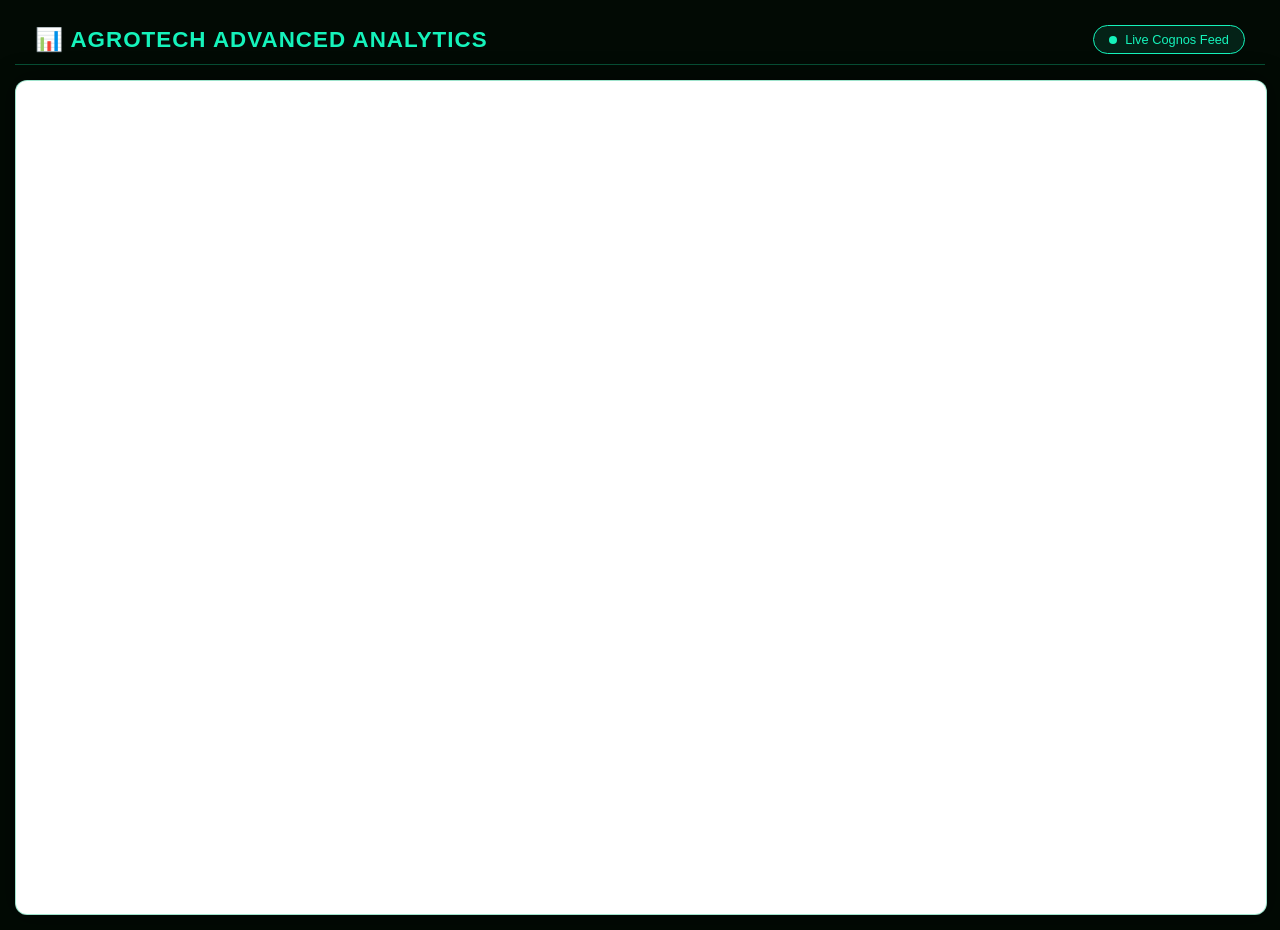
<file: analytics.html>
<!DOCTYPE html>
<html lang="en">
<head>
    <meta charset="UTF-8">
    <meta name="viewport" content="width=device-width, initial-scale=1.0">
    <title>AGROTECH - Cognos Analytics</title>
    <style>
        :root {
            --emerald: #15f3bb;
            --glass: rgba(6, 22, 9, 0.95);
            --card-border: rgba(16, 185, 129, 0.4);
            --text-light: #ecfdf5;
        }

        body {
            background: #020a04;
            color: var(--text-light);
            font-family: 'Segoe UI', sans-serif;
            margin: 0;
            padding: 15px;
            height: 100vh;
            display: flex;
            flex-direction: column;
            overflow: hidden; /* Scroll illama iruka */
        }

        .header-section { 
            display: flex;
            justify-content: space-between;
            align-items: center;
            padding: 10px 20px;
            margin-bottom: 15px;
            border-bottom: 1px solid var(--card-border);
        }

        .header-section h2 { 
            color: var(--emerald); 
            text-transform: uppercase; 
            margin: 0;
            font-size: 1.4rem;
            letter-spacing: 1px;
        }

        .live-indicator {
            background: rgba(21, 243, 187, 0.1);
            color: var(--emerald);
            padding: 6px 15px;
            border-radius: 20px;
            font-size: 0.8rem;
            border: 1px solid var(--emerald);
            display: flex;
            align-items: center;
            gap: 8px;
        }

        .dot {
            width: 8px;
            height: 8px;
            background: var(--emerald);
            border-radius: 50%;
            animation: blink 1.5s infinite;
        }

        @keyframes blink {
            0% { opacity: 1; }
            50% { opacity: 0.3; }
            100% { opacity: 1; }
        }

        /* Dashboard Container */
        .dashboard-container {
            flex-grow: 1;
            width: 100%;
            background: #fff; /* Cognos default background */
            border-radius: 12px;
            border: 1px solid var(--card-border);
            overflow: hidden;
            box-shadow: 0 0 25px rgba(0,0,0,0.5);
        }

        iframe {
            width: 100%;
            height: 100%;
            border: none;
        }
    </style>
</head>
<body>
    <div class="header-section" style="position: relative; z-index: 10;">
        <h2>📊 AGROTECH ADVANCED ANALYTICS</h2>
        <div class="live-indicator">
            <div class="dot"></div>
            Live Cognos Feed
        </div>
    </div>

    <div class="dashboard-container" style="position: relative; z-index: 10;">
        <iframe 
            src="https://us3.ca.analytics.ibm.com/bi/?perspective=dashboard&amp;pathRef=.my_folders%2FNew%2Bdashboard%2B5&amp;closeWindowOnLastView=true&amp;ui_appbar=false&amp;ui_navbar=false&amp;shareMode=embedded&amp;action=view&amp;mode=dashboard&amp;subView=model0000019d9c3484ab_00000002&amp;nav_filter=true" 
            width="320" 
            height="200" 
            frameborder="0" 
            gesture="media" 
            allow="encrypted-media">
        </iframe>
    </div>

    <script>
    </script>
</file>
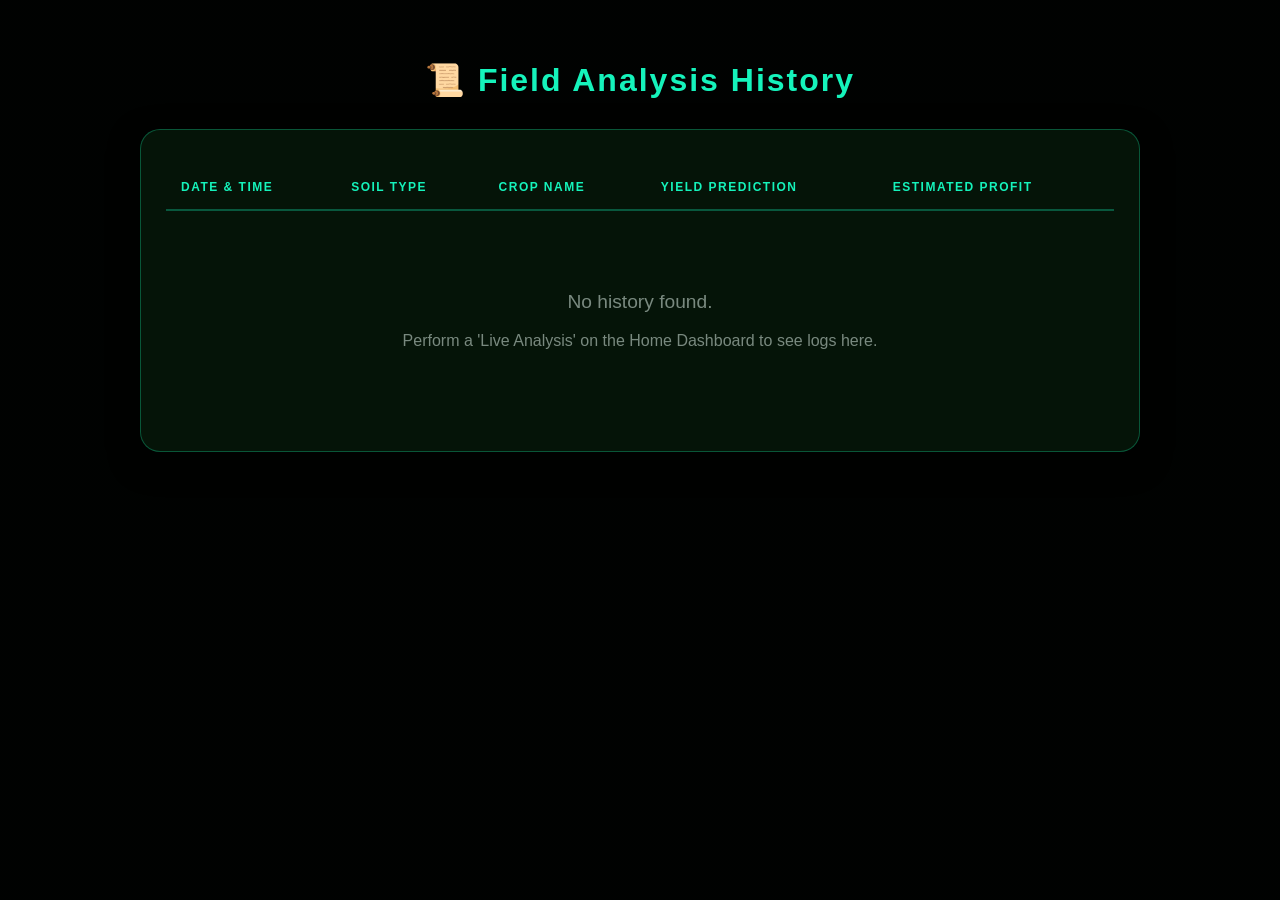
<file: history.html>
<!DOCTYPE html>
<html lang="en">
<head>
    <meta charset="UTF-8">
    <meta name="viewport" content="width=device-width, initial-scale=1.0">
    <title>AGROTECH - History Log</title>
    <style>
        :root {
            --emerald: #15f3bb;
            --glass: rgba(6, 22, 9, 0.95);
        }

        body {
            background: #020a04;
            color: #ecfdf5;
            font-family: 'Segoe UI', Tahoma, Geneva, Verdana, sans-serif;
            padding: 40px;
            margin: 0;
            background-image: linear-gradient(rgba(0,0,0,0.8), rgba(0,0,0,0.8)), url('https://images.unsplash.com/photo-1464226184884-fa280b87c399?q=80&w=2070');
            background-size: cover;
            background-attachment: fixed;
        }

        .glass-panel {
            background: var(--glass);
            border: 1px solid rgba(16, 185, 129, 0.4);
            padding: 25px;
            border-radius: 20px;
            box-shadow: 0 10px 30px rgba(0, 0, 0, 0.5);
            max-width: 1000px;
            margin: 0 auto;
            backdrop-filter: blur(10px);
        }

        h1 {
            text-align: center;
            color: var(--emerald);
            letter-spacing: 2px;
            margin-bottom: 30px;
        }

        table {
            width: 100%;
            border-collapse: collapse;
            margin-top: 10px;
        }

        th {
            color: var(--emerald);
            text-transform: uppercase;
            font-size: 0.75rem;
            letter-spacing: 1.5px;
            padding: 15px;
            border-bottom: 2px solid rgba(21, 243, 187, 0.3);
            text-align: left;
        }

        td {
            padding: 15px;
            border-bottom: 1px solid rgba(255, 255, 255, 0.1);
            font-size: 0.9rem;
        }

        tr:hover {
            background: rgba(21, 243, 187, 0.05);
        }

        .profit-text { color: #f3c615; font-weight: bold; font-family: monospace; font-size: 1rem; }
        .soil-text { color: var(--emerald); font-weight: 500; }
        .time-text { opacity: 0.6; font-size: 0.8rem; }

        .clear-btn {
            background: rgba(255, 77, 77, 0.1);
            border: 1px solid #ff4d4d;
            color: #ff4d4d;
            padding: 10px 20px;
            border-radius: 8px;
            cursor: pointer;
            font-weight: bold;
            transition: 0.3s;
            display: block;
            margin: 20px auto 0;
        }

        .clear-btn:hover {
            background: #ff4d4d;
            color: white;
        }
    </style>
</head>
<body>

    <div style="max-width: 1000px; margin: 0 auto;">
        <h1>📜 Field Analysis History</h1>

        <div class="glass-panel">
            <table>
                <thead>
                    <tr>
                        <th>Date & Time</th>
                        <th>Soil Type</th>
                        <th>Crop Name</th>
                        <th>Yield Prediction</th>
                        <th>Estimated Profit</th>
                    </tr>
                </thead>
                <tbody id="logTable">
                    </tbody>
            </table>
            
            <div id="noData" style="display:none; text-align:center; padding: 60px; opacity: 0.5;">
                <p style="font-size: 1.2rem;">No history found.</p>
                <p>Perform a 'Live Analysis' on the Home Dashboard to see logs here.</p>
            </div>
            
            <button id="clearBtn" class="clear-btn" onclick="clearLogs()">
                🗑️ Clear All History
            </button>
        </div>
    </div>

    <script>
        function loadLogs() {
            const logs = JSON.parse(localStorage.getItem('agro_logs') || '[]');
            const tableBody = document.getElementById('logTable');
            const noData = document.getElementById('noData');
            const clearBtn = document.getElementById('clearBtn');

            if (logs.length === 0) {
                noData.style.display = 'block';
                tableBody.innerHTML = '';
                clearBtn.style.display = 'none';
                return;
            }

            noData.style.display = 'none';
            clearBtn.style.display = 'block';
            
            tableBody.innerHTML = logs.map(l => `
                <tr>
                    <td class="time-text">${l.time}</td>
                    <td class="soil-text">${l.soil}</td>
                    <td><b>${l.crop}</b></td>
                    <td>${l.yield || '0'} kg</td>
                    <td class="profit-text">₹${l.profit || '0'}</td>
                </tr>
            `).join('');
        }

        function clearLogs() {
            if(confirm("Are you sure you want to delete all analysis history? This cannot be undone.")) {
                localStorage.removeItem('agro_logs');
                loadLogs();
            }
        }

        // Page refresh/load aagum pothu data-vai kaata
        window.onload = loadLogs;
    </script>
</body>
</html>
</file>
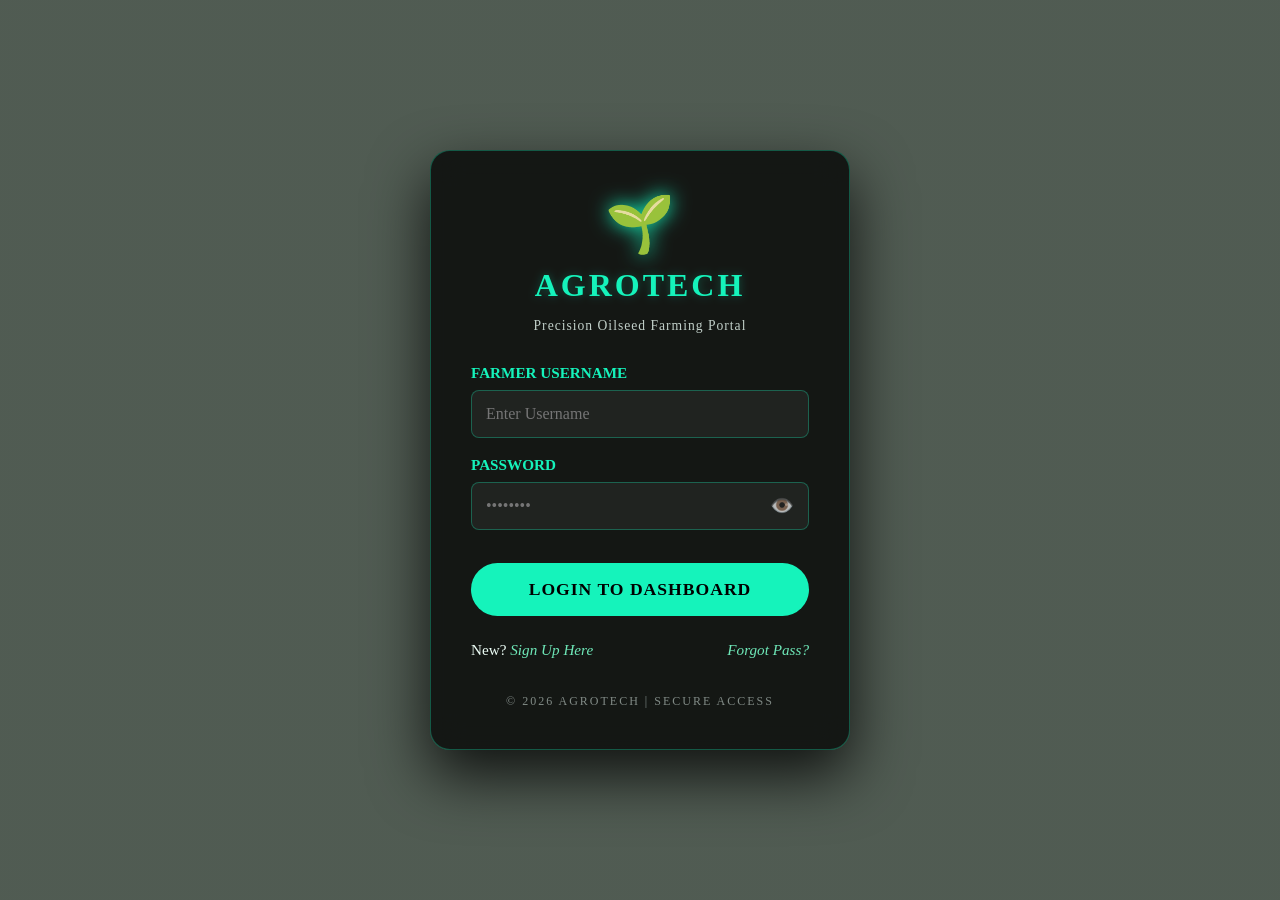
<file: login.html>
<!DOCTYPE html>
<html lang="en">
<head>
    <meta charset="UTF-8">
    <meta name="viewport" content="width=device-width, initial-scale=1.0">
    <title>AGROTECH - Secure Access</title>
    <style>
        :root {
            --bg-dark: #061609;
            --emerald-accent: #15f3bb;
            --text-light: #ecfdf5;
            --glass: rgba(0, 0, 0, 0.75);
            --card-border: rgba(21, 243, 187, 0.3);
        }

        * { box-sizing: border-box; font-family: 'Times New Roman', Times, serif; }
        
        body { 
            margin: 0; 
            height: 100vh; 
            display: flex; 
            align-items: center; 
            justify-content: center; 
            background: linear-gradient(rgba(6, 22, 9, 0.7), rgba(6, 22, 9, 0.7)), 
                        url('https://images.unsplash.com/photo-1592982537447-7440770cbfc9?ixlib=rb-4.0.3&auto=format&fit=crop&w=1920&q=80');
            background-size: cover;
            background-position: center;
            color: var(--text-light); 
            overflow: hidden;
        }

        .login-card {
            background: var(--glass); 
            backdrop-filter: blur(15px); 
            padding: 40px;
            border-radius: 20px; 
            border: 1px solid var(--card-border); 
            width: 420px;
            text-align: center; 
            box-shadow: 0 25px 60px rgba(0,0,0,0.8);
            animation: fadeIn 0.8s ease-out;
        }

        @keyframes fadeIn {
            from { opacity: 0; transform: translateY(20px); }
            to { opacity: 1; transform: translateY(0); }
        }

        h2 { 
            color: var(--emerald-accent); 
            letter-spacing: 3px; 
            text-transform: uppercase; 
            font-size: 2rem; 
            margin: 10px 0;
            text-shadow: 0 0 10px rgba(21, 243, 187, 0.3);
        }

        .input-group { text-align: left; margin-bottom: 18px; }
        label { display: block; font-size: 0.95rem; margin-bottom: 8px; font-weight: bold; color: var(--emerald-accent); }

        /* Wrapper for password and icon */
        .password-wrapper {
            position: relative;
            display: flex;
            align-items: center;
        }

        input {
            width: 100%; padding: 14px; 
            background: rgba(255, 255, 255, 0.05); 
            border: 1px solid var(--card-border);
            border-radius: 8px; color: white; 
            font-size: 1rem; outline: none; 
            transition: 0.3s;
        }

        input:focus {
            background: rgba(255, 255, 255, 0.1);
            border-color: var(--emerald-accent);
            box-shadow: 0 0 15px rgba(21, 243, 187, 0.2);
        }

        /* Eye Icon Styling */
        .toggle-password {
            position: absolute;
            right: 15px;
            cursor: pointer;
            color: var(--emerald-accent);
            user-select: none;
            font-size: 1.2rem;
            opacity: 0.7;
            transition: 0.3s;
        }

        .toggle-password:hover {
            opacity: 1;
        }

        .btn-login {
            width: 100%; padding: 16px; 
            background: var(--emerald-accent); color: #000;
            border: none; border-radius: 50px; 
            font-weight: 900; font-size: 1.1rem;
            cursor: pointer; transition: 0.3s; 
            margin-top: 15px; text-transform: uppercase;
            letter-spacing: 1px;
        }

        .btn-login:hover { 
            transform: scale(1.03); 
            background: #fff;
            box-shadow: 0 10px 25px rgba(21, 243, 187, 0.5); 
        }

        .options-link { margin-top: 25px; font-size: 0.95rem; display: flex; justify-content: space-between; }
        .options-link a { color: #6ee7b7; text-decoration: none; cursor: pointer; font-style: italic; }
        .options-link a:hover { color: #fff; text-decoration: underline; }

        #signup-section, #reset-section { display: none; }
    </style>
</head>
<body>
    <div class="login-card" style="position: relative; z-index: 10;">
        <div style="font-size: 3.5rem; filter: drop-shadow(0 0 10px var(--emerald-accent));">🌱</div>
        <h2>AGROTECH</h2>
        <p style="font-size: 0.85rem; opacity: 0.8; margin-bottom: 30px; letter-spacing: 1px;">Precision Oilseed Farming Portal</p>

        <div id="login-section">
            <div class="input-group">
                <label>FARMER USERNAME</label>
                <input type="text" id="loginUser" placeholder="Enter Username">
            </div>
            <div class="input-group">
                <label>PASSWORD</label>
                <div class="password-wrapper">
                    <input type="password" id="loginPass" placeholder="••••••••">
                    <span class="toggle-password" onclick="togglePasswordVisibility('loginPass')">👁️</span>
                </div>
            </div>
            <button class="btn-login" onclick="handleLogin()">Login to Dashboard</button>
            <div class="options-link">
                <span>New? <a onclick="showSection('signup-section')">Sign Up Here</a></span>
                <a onclick="showSection('reset-section')">Forgot Pass?</a>
            </div>
        </div>

        <div id="signup-section">
            <h3 style="color: var(--emerald-accent); margin-bottom: 20px;">Register New Farmer</h3>
            <div class="input-group">
                <label>CREATE USERNAME</label>
                <input type="text" id="regUser" placeholder="e.g. farmer_01">
            </div>
            <div class="input-group">
                <label>SET PASSWORD</label>
                <div class="password-wrapper">
                    <input type="password" id="regPass" placeholder="••••••••">
                    <span class="toggle-password" onclick="togglePasswordVisibility('regPass')">👁️</span>
                </div>
            </div>
            <button class="btn-login" onclick="handleSignUp()">Create Account</button>
            <br><br>
            <a onclick="showSection('login-section')" style="color: #6ee7b7; cursor: pointer;">← Back to Login</a>
        </div>

        <div id="reset-section">
            <h3 style="color: #f3c615; margin-bottom: 20px;">Account Recovery</h3>
            <div class="input-group"><label>YOUR USERNAME</label><input type="text" id="resUser"></div>
            <div class="input-group">
                <label>NEW PASSWORD</label>
                <div class="password-wrapper">
                    <input type="password" id="resPass" placeholder="••••••••">
                    <span class="toggle-password" onclick="togglePasswordVisibility('resPass')">👁️</span>
                </div>
            </div>
            <button class="btn-login" style="background: #f3c615;" onclick="handleReset()">Reset Password</button>
            <br><br>
            <a onclick="showSection('login-section')" style="color: #6ee7b7; cursor: pointer;">← Back to Login</a>
        </div>

        <div style="margin-top: 35px; font-size: 0.75rem; opacity: 0.5; letter-spacing: 2px;">
            © 2026 AGROTECH | SECURE ACCESS
        </div>
    </div>

    <script>
        function showSection(id) {
            document.getElementById('login-section').style.display = 'none';
            document.getElementById('signup-section').style.display = 'none';
            document.getElementById('reset-section').style.display = 'none';
            document.getElementById(id).style.display = 'block';
        }

        // --- PASSWORD TOGGLE LOGIC ---
        function togglePasswordVisibility(inputId) {
            const input = document.getElementById(inputId);
            const icon = input.nextElementSibling;
            if (input.type === "password") {
                input.type = "text";
                icon.innerText = "🔒"; // Icon changes when visible
            } else {
                input.type = "password";
                icon.innerText = "👁️";
            }
        }

        function handleSignUp() {
            const user = document.getElementById('regUser').value.trim();
            const pass = document.getElementById('regPass').value.trim();
            if(user && pass) {
                localStorage.setItem("user_" + user, pass); 
                alert("Farmer ID '" + user + "' created successfully!");
                showSection('login-section');
            } else { alert("Please enter both username and password!"); }
        }

        function handleLogin() {
            const user = document.getElementById('loginUser').value.trim();
            const pass = document.getElementById('loginPass').value.trim();
            const savedPass = localStorage.getItem("user_" + user);

            if (savedPass && savedPass === pass) {
                sessionStorage.setItem("isLoggedIn", "true");
                sessionStorage.setItem("currentUser", user);
                window.location.href = "index.html"; 
            } else {
                alert("Invalid Credentials! If you are new, please Sign Up.");
            }
        }

        function handleReset() {
            const user = document.getElementById('resUser').value.trim();
            const pass = document.getElementById('resPass').value.trim();
            if(localStorage.getItem("user_" + user)) {
                localStorage.setItem("user_" + user, pass);
                alert("Password Updated! You can now login.");
                showSection('login-section');
            } else { alert("User ID not found in our records!"); }
        }
    </script>
</body>
</html>
</file>
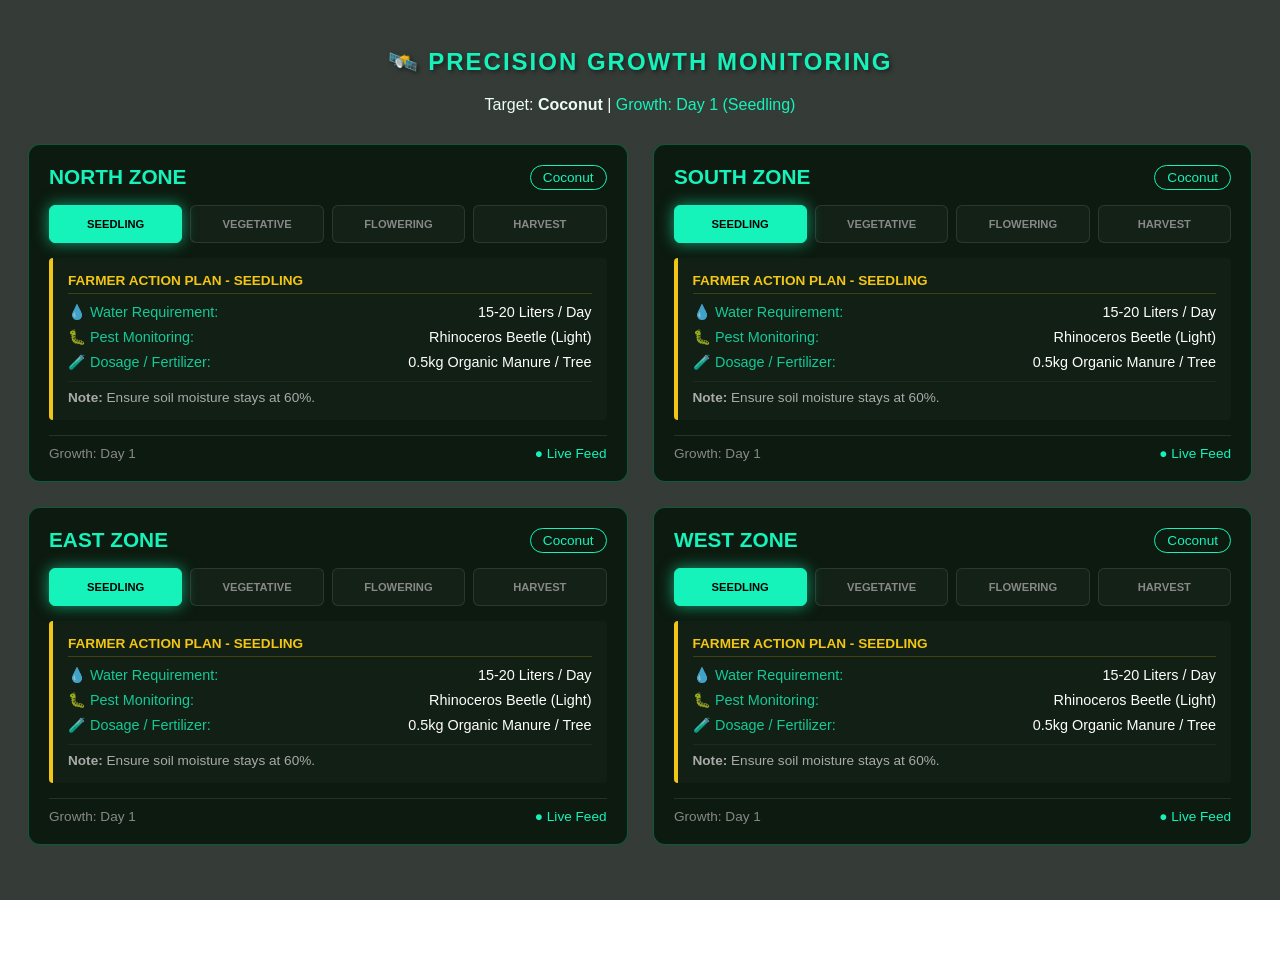
<file: stage.html>
<!DOCTYPE html>
<html lang="en">
<head>
    <meta charset="UTF-8">
    <meta name="viewport" content="width=device-width, initial-scale=1.0">
    <title>AGROTECH - Precision Growth Analysis</title>
    <style>
        :root {
            --emerald: #15f3bb;
            --glass: rgba(6, 22, 9, 0.85); /* Slightly more transparent for BG visibility */
            --card-border: rgba(16, 185, 129, 0.4);
            --gold: #f3c615;
            --text-light: #ecfdf5;
        }

        body {
            /* BACKGROUND IMAGE ADDED HERE */
            background: linear-gradient(rgba(2, 10, 4, 0.8), rgba(2, 10, 4, 0.8)), 
                        url('https://images.unsplash.com/photo-1500382017468-9049fed747ef?q=80&w=2000&auto=format&fit=crop');
            background-size: cover;
            background-position: center;
            background-attachment: fixed;
            background-repeat: no-repeat;
            
            color: var(--text-light);
            font-family: 'Segoe UI', sans-serif;
            padding: 20px;
            min-height: 100vh;
        }

        .header-section { text-align: center; margin-bottom: 30px; }
        .header-section h2 { color: var(--emerald); letter-spacing: 2px; text-transform: uppercase; text-shadow: 2px 2px 4px rgba(0,0,0,0.5); }

        .zone-grid {
            display: grid;
            grid-template-columns: repeat(auto-fit, minmax(450px, 1fr));
            gap: 25px;
            max-width: 1300px;
            margin: auto;
        }

        .zone-card {
            background: var(--glass);
            border: 1px solid var(--card-border);
            border-radius: 12px;
            padding: 20px;
            backdrop-filter: blur(8px); /* Optional: adds a nice frost effect over the BG */
        }

        .zone-header { display: flex; justify-content: space-between; align-items: center; margin-bottom: 15px; }
        .zone-name { color: var(--emerald); font-weight: bold; font-size: 1.3rem; }
        .crop-tag { border: 1px solid var(--emerald); padding: 4px 12px; border-radius: 15px; color: var(--emerald); font-size: 0.85rem; }

        .stage-nav { display: flex; gap: 8px; margin: 15px 0; }
        .stage-btn {
            flex: 1; padding: 12px 5px; text-align: center; border-radius: 6px; font-size: 0.7rem;
            background: rgba(255,255,255,0.03); border: 1px solid rgba(255,255,255,0.1); color: #888;
            text-transform: uppercase; font-weight: bold;
        }

        .stage-btn.active {
            background: var(--emerald); color: #000; border-color: var(--emerald);
            box-shadow: 0 0 15px rgba(21, 243, 187, 0.6);
        }

        .action-plan-box {
            background: rgba(255, 255, 255, 0.02);
            border-left: 4px solid var(--gold);
            padding: 15px;
            border-radius: 4px;
            margin-bottom: 15px;
        }

        .plan-header { color: var(--gold); font-size: 0.85rem; font-weight: bold; margin-bottom: 10px; border-bottom: 1px solid rgba(243, 198, 21, 0.2); padding-bottom: 5px; }
        
        .detail-row { display: flex; justify-content: space-between; margin-bottom: 8px; font-size: 0.9rem; }
        .detail-label { color: var(--emerald); opacity: 0.8; font-weight: 500; }
        .detail-val { color: #fff; text-align: right; }

        .footer-row { display: flex; justify-content: space-between; font-size: 0.85rem; color: #888; padding-top: 10px; border-top: 1px solid rgba(255,255,255,0.1); }
    </style>
</head>
<body>
    <div class="header-section" style="position: relative; z-index: 10;">
        <h2>🛰️ PRECISION GROWTH MONITORING</h2>
        <p>Target: <b id="mainCropName">Coconut</b> | <span id="globalDayText" style="color:var(--emerald)">Day 1</span></p>
    </div>

    <div class="zone-grid" id="zoneContainer" style="position: relative; z-index: 10;"></div>

<script>
    // NO CHANGES TO YOUR PROGRAM LOGIC
    const savedPlan = JSON.parse(localStorage.getItem('agrotech_plan')) || { Crop_Name: "Coconut" };
    const plantingDate = localStorage.getItem('planting_date');

    let daysElapsed = 1;
    if (plantingDate) {
        const start = new Date(plantingDate);
        const today = new Date();
        daysElapsed = Math.floor((today - start) / (1000 * 60 * 60 * 24)) + 1;
    }

    const advisories = {
        "Seedling": {
            water: "15-20 Liters / Day",
            pest: "Rhinoceros Beetle (Light)",
            dose: "0.5kg Organic Manure / Tree",
            general: "Ensure soil moisture stays at 60%."
        },
        "Vegetative": {
            water: "30-45 Liters / Day",
            pest: "Red Palm Weevil",
            dose: "NPK 500g:320g:1200g per year",
            general: "Monitor for leaf spot and pests."
        },
        "Flowering": {
            water: "50-60 Liters / Day",
            pest: "Eriophyid Mite",
            dose: "Apply Boron 50g / Tree (Prevent Shedding)",
            general: "Critical water demand phase."
        },
        "Harvest": {
            water: "20 Liters / Day",
            pest: "None (Post-Harvest Monitoring)",
            dose: "Potash top-up (Optional)",
            general: "Check for nut maturity (Brown husk)."
        }
    };

    const stageConfig = {
        "Coconut": [30, 365, 1825],
        "Sunflower": [15, 45, 80],
        "Groundnut": [20, 55, 95]
    };

    const stageNames = ["Seedling", "Vegetative", "Flowering", "Harvest"];
    const currentCropConfig = stageConfig[savedPlan.Crop_Name] || stageConfig["Coconut"];

    let activeIdx = 0;
    if (daysElapsed <= currentCropConfig[0]) activeIdx = 0;
    else if (daysElapsed <= currentCropConfig[1]) activeIdx = 1;
    else if (daysElapsed <= currentCropConfig[2]) activeIdx = 2;
    else activeIdx = 3;

    const currentStageName = stageNames[activeIdx];
    const data = advisories[currentStageName];

    document.getElementById('mainCropName').innerText = savedPlan.Crop_Name;
    document.getElementById('globalDayText').innerText = `Growth: Day ${daysElapsed} (${currentStageName})`;

    const zones = ["NORTH ZONE", "SOUTH ZONE", "EAST ZONE", "WEST ZONE"];

    function render() {
        const container = document.getElementById('zoneContainer');
        zones.forEach(zone => {
            container.innerHTML += `
                <div class="zone-card">
                    <div class="zone-header">
                        <div class="zone-name">${zone}</div>
                        <div class="crop-tag">${savedPlan.Crop_Name}</div>
                    </div>

                    <div class="stage-nav">
                        ${stageNames.map((name, idx) => `
                            <div class="stage-btn ${idx === activeIdx ? 'active' : ''}">${name}</div>
                        `).join('')}
                    </div>

                    <div class="action-plan-box">
                        <div class="plan-header">FARMER ACTION PLAN - ${currentStageName.toUpperCase()}</div>
                        
                        <div class="detail-row">
                            <div class="detail-label">💧 Water Requirement:</div>
                            <div class="detail-val">${data.water}</div>
                        </div>

                        <div class="detail-row">
                            <div class="detail-label">🐛 Pest Monitoring:</div>
                            <div class="detail-val">${data.pest}</div>
                        </div>

                        <div class="detail-row">
                            <div class="detail-label">🧪 Dosage / Fertilizer:</div>
                            <div class="detail-val">${data.dose}</div>
                        </div>

                        <div style="margin-top:10px; font-size:0.85rem; border-top:1px solid rgba(255,255,255,0.05); padding-top:8px; color:#aaa;">
                            <b>Note:</b> ${data.general}
                        </div>
                    </div>

                    <div class="footer-row">
                        <div>Growth: Day ${daysElapsed}</div>
                        <div style="color:var(--emerald)">● Live Feed</div>
                    </div>
                </div>
            `;
        });
    }

    render();

</script>
</body>
</html>
</file>
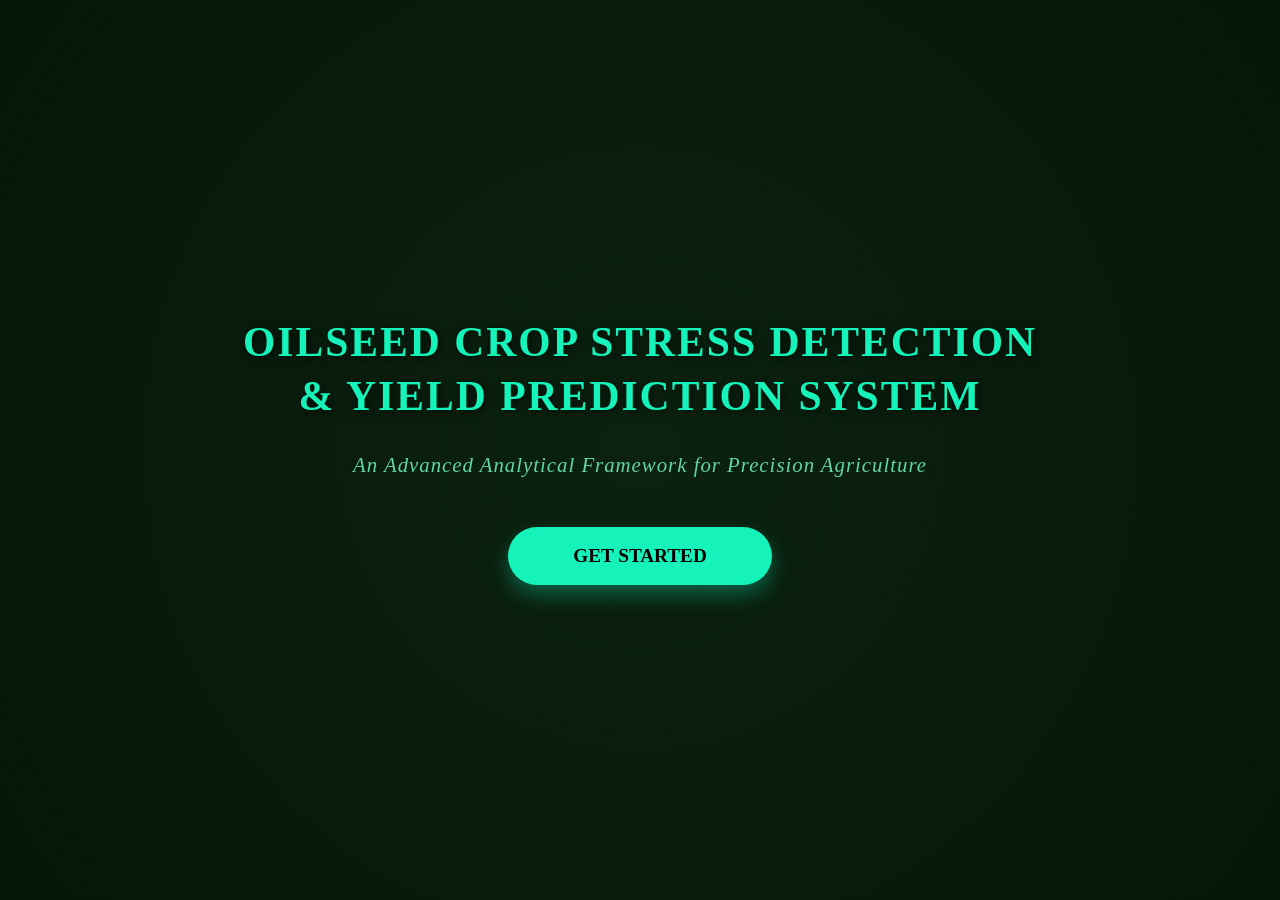
<file: START.html>
<!DOCTYPE html>
<html lang="en">
<head>
  <meta charset="UTF-8" />
  <meta name="viewport" content="width=device-width, initial-scale=1.0"/>
  <title>WELCOME | AGROTECH SYSTEM</title>
  <style>
    :root {
      --bg-dark: #061609;
      --emerald: #15f3bb;
      --text-light: #ecfdf5;
    }
    * { margin: 0; padding: 0; box-sizing: border-box; }
    body, html {
      height: 100%;
      font-family: 'Times New Roman', Times, serif;
      background: var(--bg-dark);
      color: white;
      overflow: hidden;
    }

    .hero-container {
      position: relative;
      height: 100vh;
      width: 100%;
      display: flex;
      align-items: center;
      justify-content: center;
      background: radial-gradient(circle at center, #0b2210 0%, #061609 100%);
    }

    .glass-overlay {
      position: absolute;
      width: 100%;
      height: 100%;
      background: url('https://images.unsplash.com/photo-1625246333195-78d9c38ad449?ixlib=rb-4.0.3&auto=format&fit=crop&w=1920&q=80');
      background-size: cover;
      background-position: center;
      opacity: 0.15;
      z-index: 1;
    }

    .content {
      position: relative;
      z-index: 10;
      text-align: center;
      max-width: 950px;
      padding: 40px;
      animation: fadeIn 1.5s ease-in-out;
    }

    @keyframes fadeIn {
      from { opacity: 0; transform: translateY(20px); }
      to { opacity: 1; transform: translateY(0); }
    }

    h1 {
      font-size: 2.6rem;
      font-weight: bold;
      color: var(--emerald);
      letter-spacing: 2px;
      line-height: 1.3;
      margin: 0;
      text-transform: uppercase;
      text-shadow: 2px 2px 10px rgba(0, 0, 0, 0.7);
    }

    .subtitle {
      font-size: 1.3rem;
      color: #6ee7b7;
      margin: 30px 0 50px;
      font-style: italic;
      letter-spacing: 1px;
      opacity: 0.9;
    }

    .start-btn {
      display: inline-block;
      padding: 18px 65px;
      font-size: 1.2rem;
      font-weight: bold;
      color: #000;
      background: var(--emerald);
      border-radius: 50px;
      text-decoration: none;
      transition: all 0.4s;
      text-transform: uppercase;
      box-shadow: 0 10px 20px rgba(21, 243, 187, 0.3);
    }

    .start-btn:hover { 
      transform: scale(1.05); 
      background: #fff; 
      color: #000; 
    }

    /* small responsive */
    @media (max-width: 600px) {
      h1 { font-size: 1.8rem; }
      .subtitle { font-size: 1rem; margin: 18px 0 30px; }
    }
  </style>
</head>
<body>

  <div class="hero-container">
    <div class="glass-overlay" aria-hidden="true"></div>
    <div class="content">
      <h1 id="main-title">Oilseed Crop Stress Detection <br>& Yield Prediction System</h1>
      <div class="subtitle" id="main-subtitle">An Advanced Analytical Framework for Precision Agriculture</div>
      <a href="login.html" class="start-btn">Get Started</a>
    </div>
  </div>

</body>
</html>
</file>
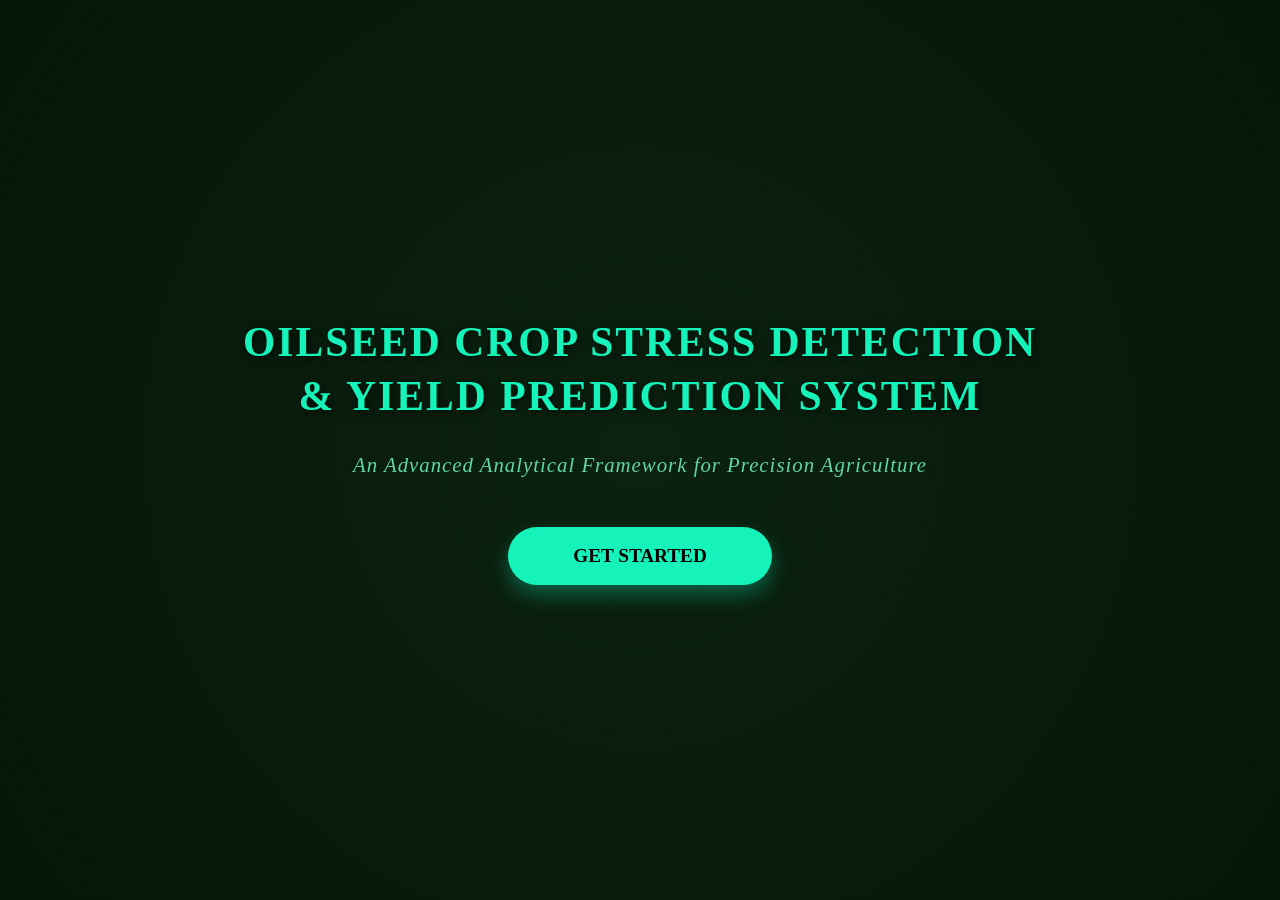
<file: start.html>
<!DOCTYPE html>
<html lang="en">
<head>
  <meta charset="UTF-8" />
  <meta name="viewport" content="width=device-width, initial-scale=1.0"/>
  <title>WELCOME | AGROTECH SYSTEM</title>
  <style>
    :root {
      --bg-dark: #061609;
      --emerald: #15f3bb;
      --text-light: #ecfdf5;
    }
    * { margin: 0; padding: 0; box-sizing: border-box; }
    body, html {
      height: 100%;
      font-family: 'Times New Roman', Times, serif;
      background: var(--bg-dark);
      color: white;
      overflow: hidden;
    }

    .hero-container {
      position: relative;
      height: 100vh;
      width: 100%;
      display: flex;
      align-items: center;
      justify-content: center;
      background: radial-gradient(circle at center, #0b2210 0%, #061609 100%);
    }

    .glass-overlay {
      position: absolute;
      width: 100%;
      height: 100%;
      background: url('https://images.unsplash.com/photo-1625246333195-78d9c38ad449?ixlib=rb-4.0.3&auto=format&fit=crop&w=1920&q=80');
      background-size: cover;
      background-position: center;
      opacity: 0.15;
      z-index: 1;
    }

    .content {
      position: relative;
      z-index: 10;
      text-align: center;
      max-width: 950px;
      padding: 40px;
      animation: fadeIn 1.5s ease-in-out;
    }

    @keyframes fadeIn {
      from { opacity: 0; transform: translateY(20px); }
      to { opacity: 1; transform: translateY(0); }
    }

    h1 {
      font-size: 2.6rem;
      font-weight: bold;
      color: var(--emerald);
      letter-spacing: 2px;
      line-height: 1.3;
      margin: 0;
      text-transform: uppercase;
      text-shadow: 2px 2px 10px rgba(0, 0, 0, 0.7);
    }

    .subtitle {
      font-size: 1.3rem;
      color: #6ee7b7;
      margin: 30px 0 50px;
      font-style: italic;
      letter-spacing: 1px;
      opacity: 0.9;
    }

    .start-btn {
      display: inline-block;
      padding: 18px 65px;
      font-size: 1.2rem;
      font-weight: bold;
      color: #000;
      background: var(--emerald);
      border-radius: 50px;
      text-decoration: none;
      transition: all 0.4s;
      text-transform: uppercase;
      box-shadow: 0 10px 20px rgba(21, 243, 187, 0.3);
    }

    .start-btn:hover { 
      transform: scale(1.05); 
      background: #fff; 
      color: #000; 
    }

    /* small responsive */
    @media (max-width: 600px) {
      h1 { font-size: 1.8rem; }
      .subtitle { font-size: 1rem; margin: 18px 0 30px; }
    }
  </style>
</head>
<body>

  <div class="hero-container">
    <div class="glass-overlay" aria-hidden="true"></div>
    <div class="content">
      <h1 id="main-title">Oilseed Crop Stress Detection <br>& Yield Prediction System</h1>
      <div class="subtitle" id="main-subtitle">An Advanced Analytical Framework for Precision Agriculture</div>
      <a href="login.html" class="start-btn">Get Started</a>
    </div>
  </div>

</body>
</html>
</file>
